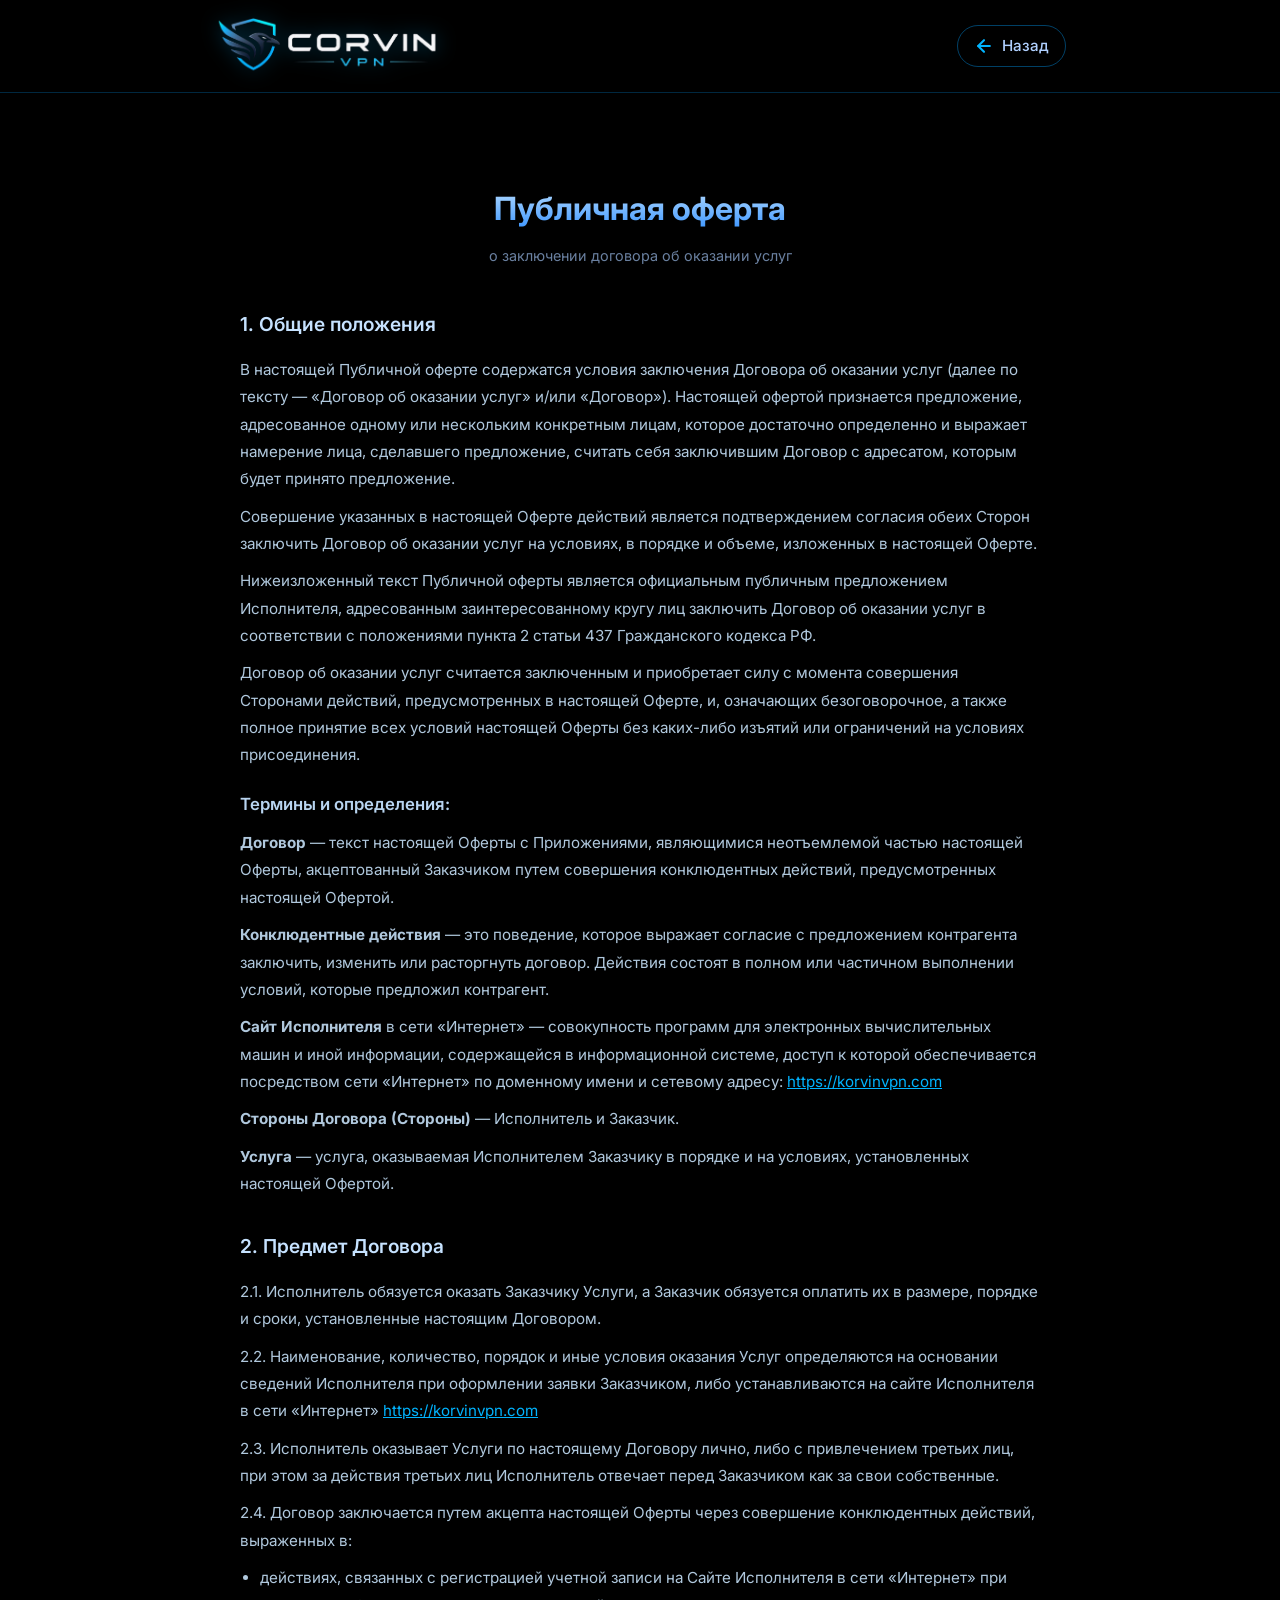
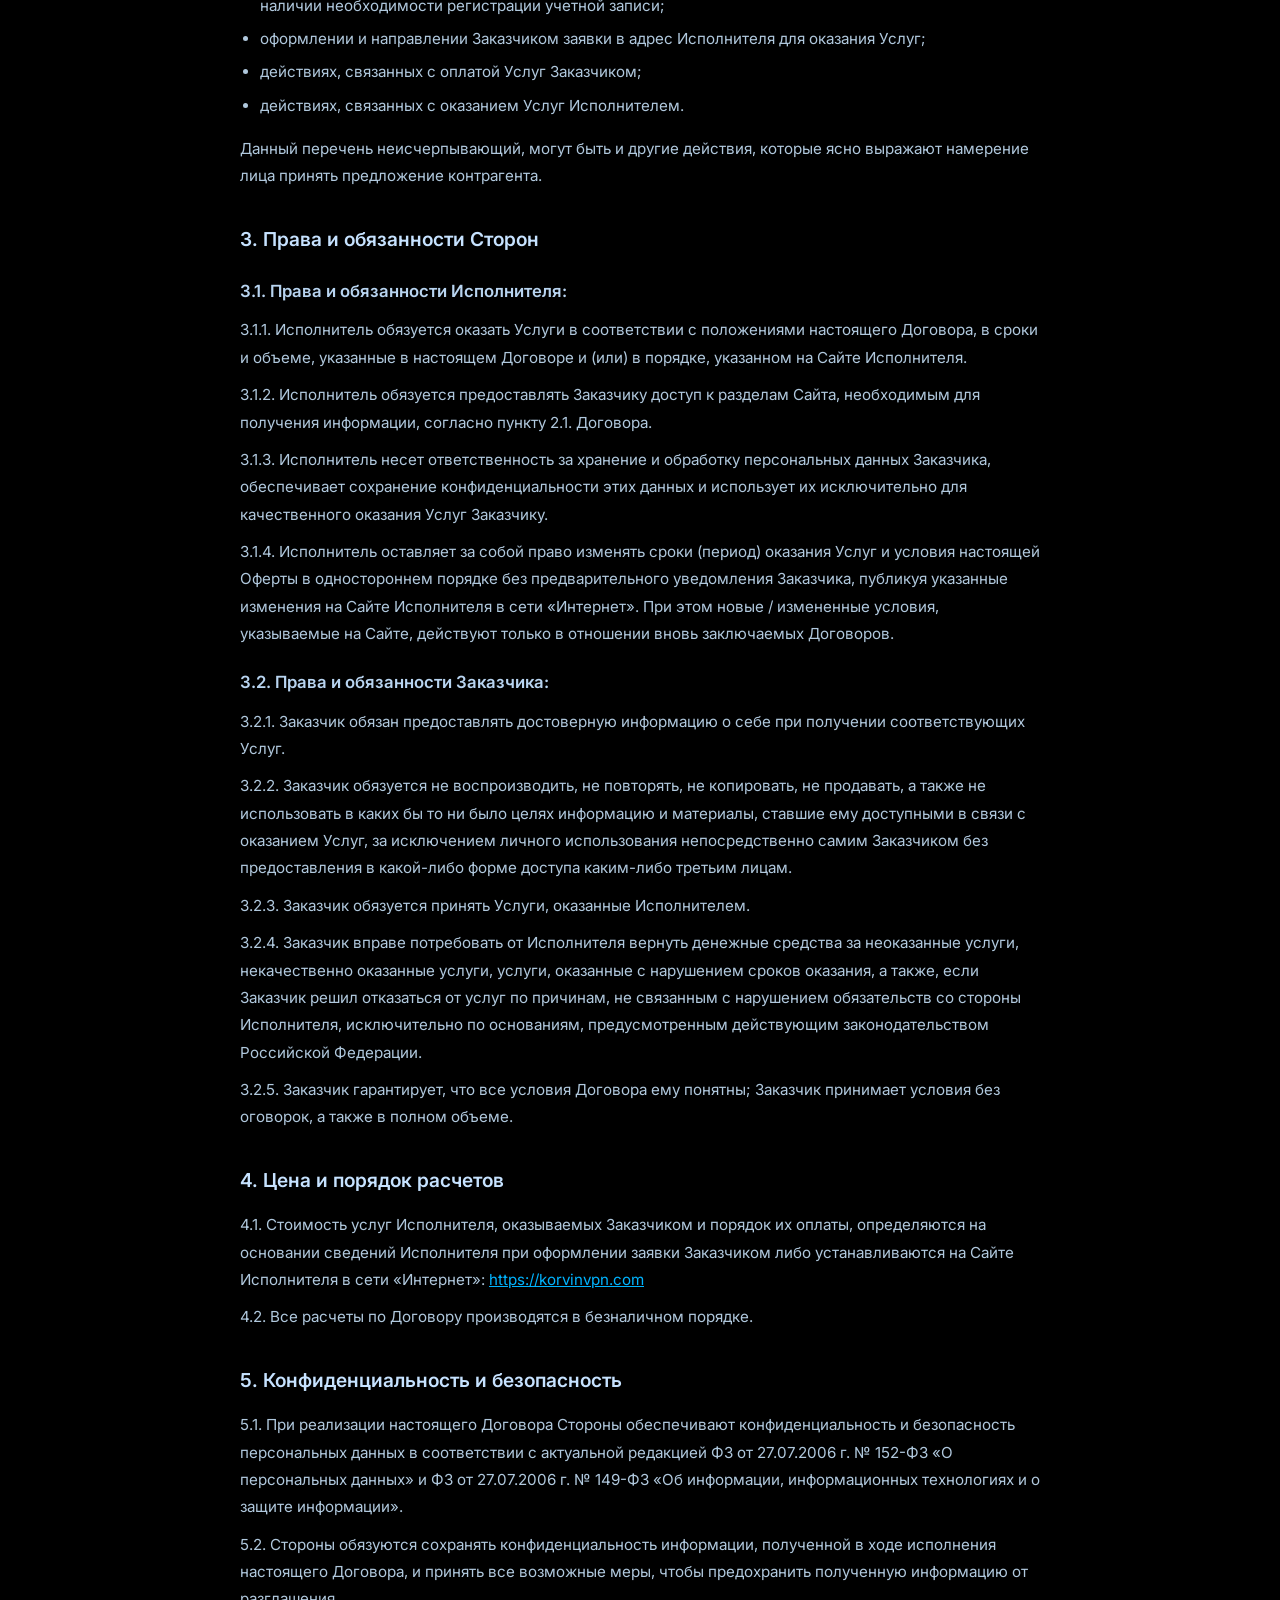
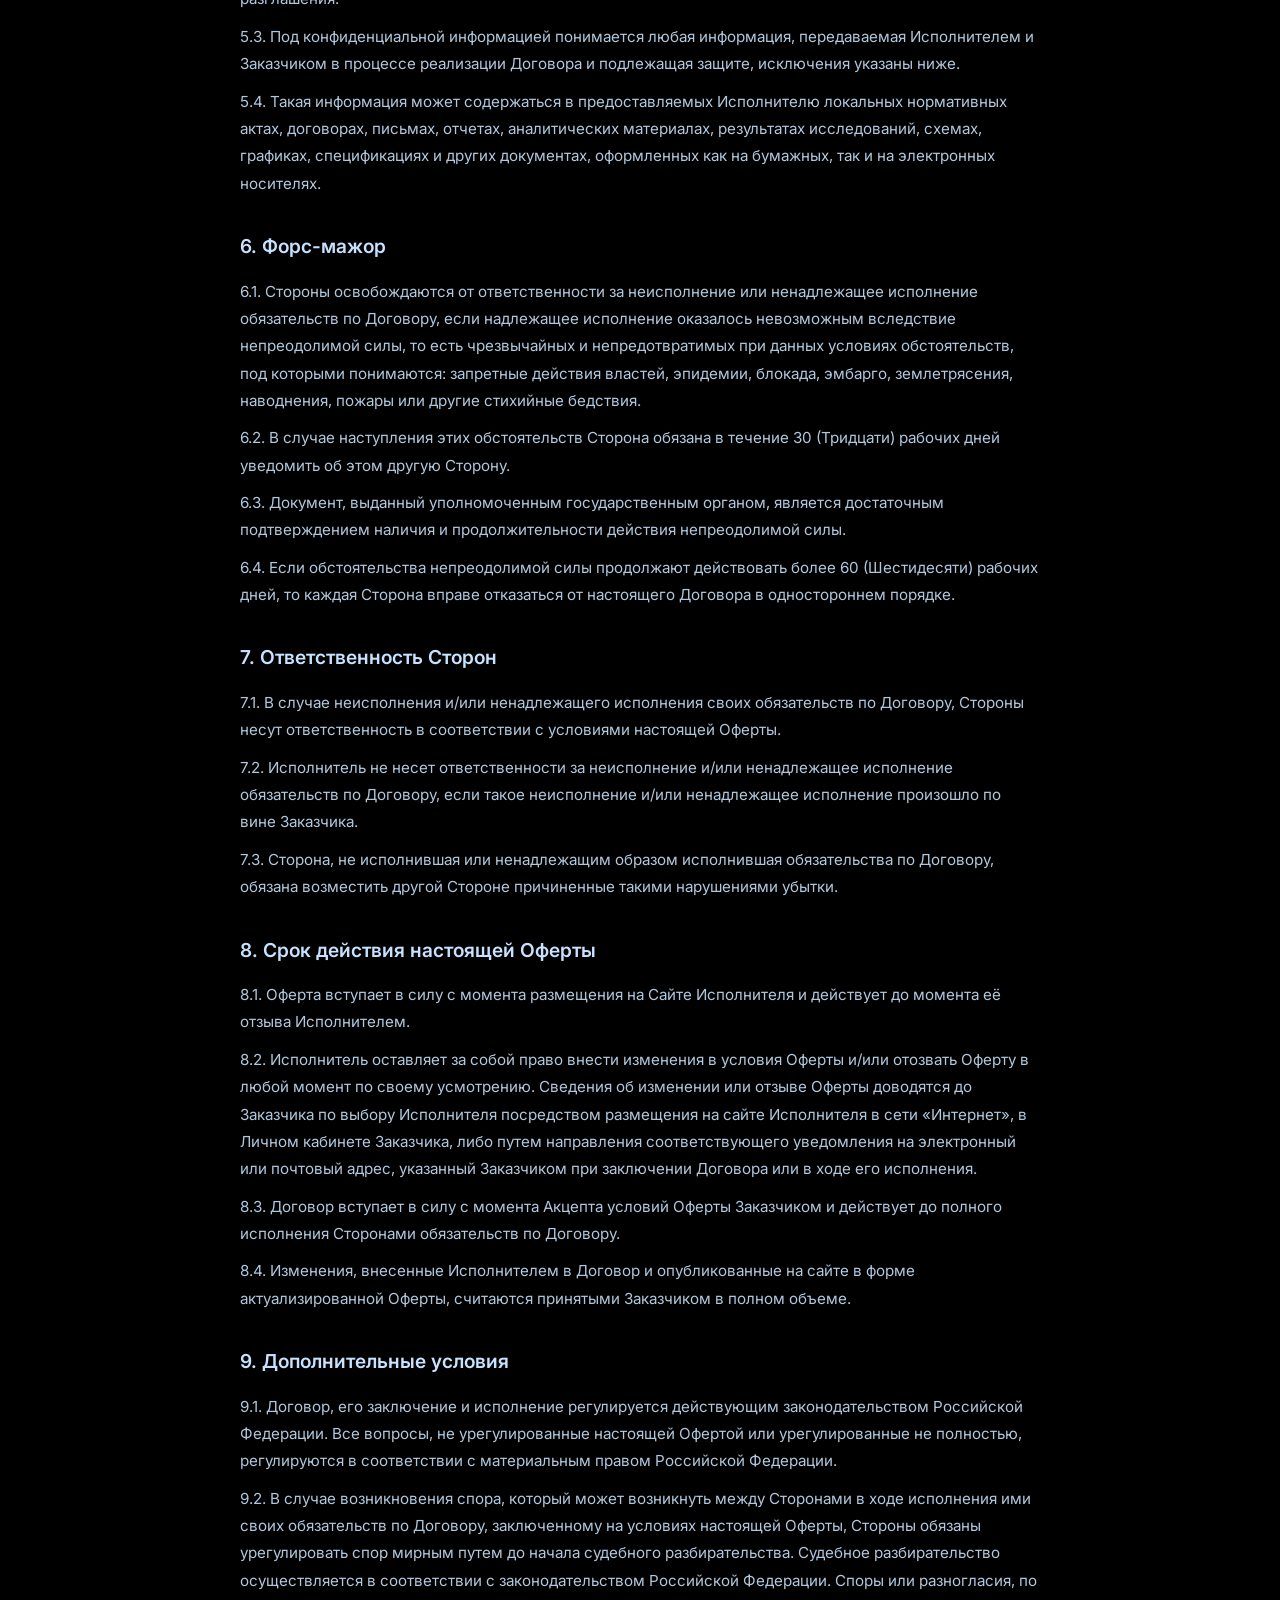
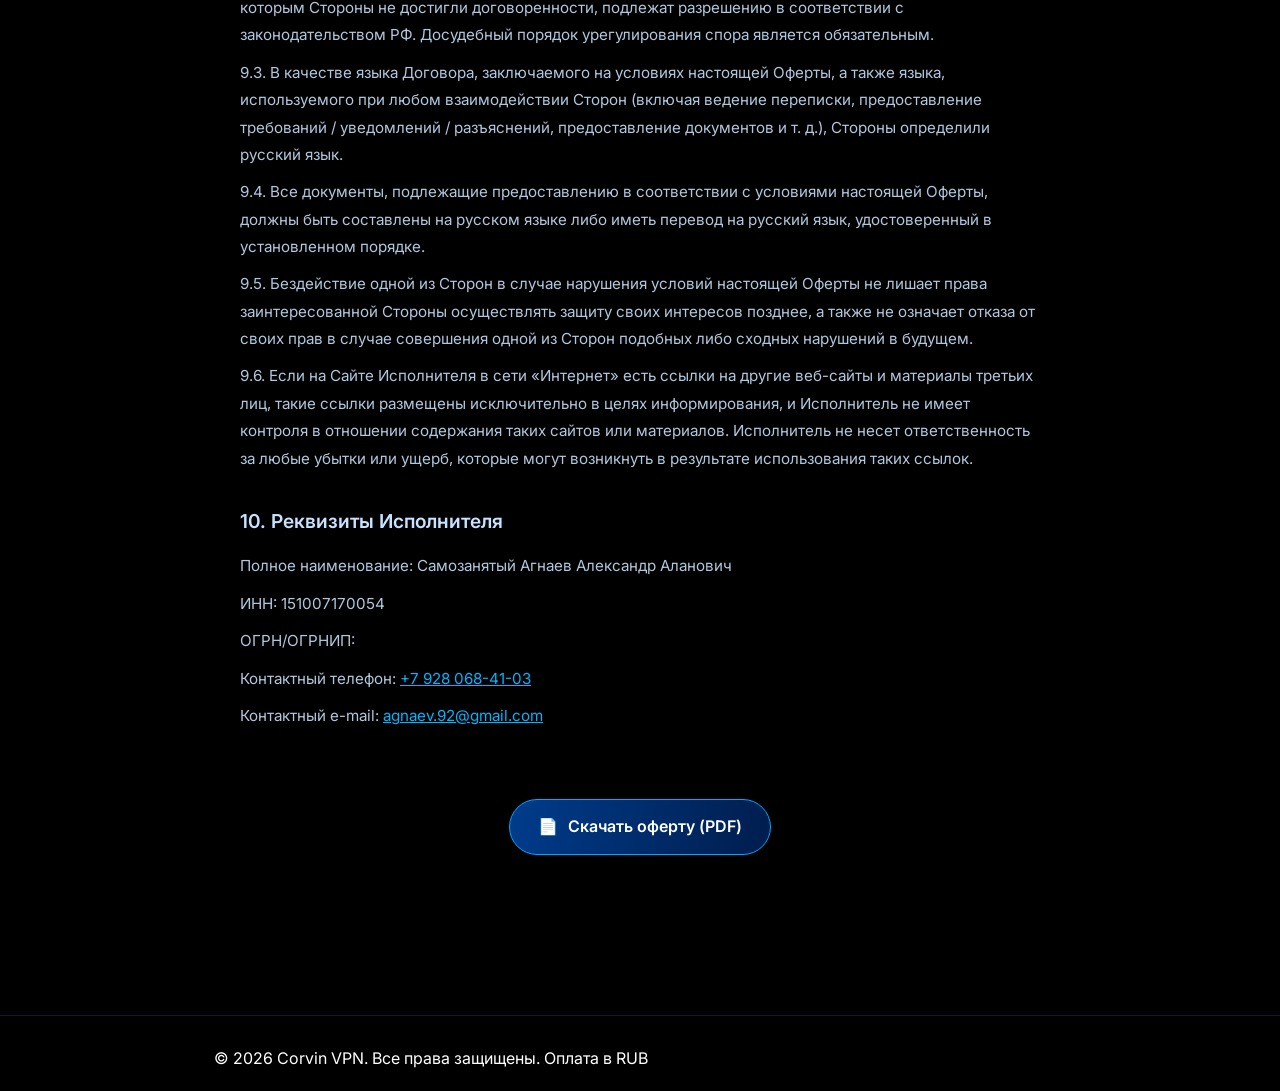
<file: oferta.html>
<!DOCTYPE html>
<html lang="ru">
<head>
    <meta charset="UTF-8">
    <meta name="viewport" content="width=device-width, initial-scale=1.0, viewport-fit=cover">
    <title>Публичная оферта — Corvin VPN</title>
    <link rel="icon" type="image/png" href="favicon.png">
    <link rel="stylesheet" href="tariff.css">
    <link rel="preconnect" href="https://fonts.googleapis.com">
    <link rel="preconnect" href="https://fonts.gstatic.com" crossorigin>
    <link href="https://fonts.googleapis.com/css2?family=Inter:opsz,wght@14..32,400;14..32,500;14..32,600;14..32,700&display=swap" rel="stylesheet">
    <style>
        .oferta-content {
            padding: 40px 0 60px;
        }
        
        .oferta-content h1 {
            font-size: 2rem;
            font-weight: 700;
            text-align: center;
            margin-bottom: 10px;
            background: linear-gradient(180deg, #c3e4ff, #2f8eff);
            -webkit-background-clip: text;
            background-clip: text;
            color: transparent;
        }
        
        .oferta-subtitle {
            text-align: center;
            color: #6a80a0;
            font-size: 0.9rem;
            margin-bottom: 40px;
        }
        
        .oferta-text {
            max-width: 800px;
            margin: 0 auto 40px;
            color: #b0c8dd;
            line-height: 1.8;
            font-size: 0.95rem;
        }
        
        .oferta-text h2 {
            font-size: 1.2rem;
            font-weight: 600;
            color: #c6e2ff;
            margin: 32px 0 14px;
        }
        
        .oferta-text h3 {
            font-size: 1.05rem;
            font-weight: 600;
            color: #b8d4f0;
            margin: 20px 0 10px;
        }
        
        .oferta-text p {
            margin-bottom: 10px;
        }
        
        .oferta-text ul {
            margin: 8px 0 16px 20px;
            list-style: disc;
        }
        
        .oferta-text li {
            margin-bottom: 6px;
        }
        
        .oferta-download {
            text-align: center;
            padding: 30px 0;
        }
        
        .btn-download {
            display: inline-flex;
            align-items: center;
            gap: 10px;
            background: linear-gradient(105deg, #003c8c, #001d4d);
            border: 1.5px solid #00a6ff;
            color: #fff;
            font-weight: 600;
            font-size: 1rem;
            padding: 14px 28px;
            border-radius: 50px;
            text-decoration: none;
            transition: all 0.3s;
        }
        
        .btn-download:hover {
            box-shadow: 0 0 20px rgba(0, 102, 255, 0.4);
            border-color: #3ea6ff;
            transform: translateY(-2px);
        }
        
        @media (max-width: 600px) {
            .oferta-content h1 {
                font-size: 1.5rem;
            }
            
            .oferta-text {
                font-size: 0.9rem;
                padding: 0 10px;
            }
            
            .oferta-text h2 {
                font-size: 1.1rem;
            }
            
            .btn-download {
                padding: 12px 22px;
                font-size: 0.9rem;
            }
        }
    </style>
</head>
<body>
    
    <!-- ХЕДЕР -->
    <header class="header">
        <div class="container header-inner">
            <a href="index.html" class="logo-block">
                <img src="logo-full.png" alt="Corvin VPN" class="logo-image">
            </a>
            <a href="javascript:history.back()" class="btn-back">
                <svg width="20" height="20" viewBox="0 0 24 24" fill="none" stroke="#00b4ff" stroke-width="2.5" stroke-linecap="round" stroke-linejoin="round">
                    <line x1="19" y1="12" x2="5" y2="12"></line>
                    <polyline points="12 19 5 12 12 5"></polyline>
                </svg>
                <span class="btn-back-text">Назад</span>
            </a>
        </div>
    </header>

    <!-- ОСНОВНОЙ КОНТЕНТ -->
    <main class="tariff-page">
        <div class="container oferta-content">
            
            <h1>Публичная оферта</h1>
            <p class="oferta-subtitle">о заключении договора об оказании услуг</p>
            
            <div class="oferta-text">
                
                <h2>1. Общие положения</h2>
                <p>В настоящей Публичной оферте содержатся условия заключения Договора об оказании услуг (далее по тексту — «Договор об оказании услуг» и/или «Договор»). Настоящей офертой признается предложение, адресованное одному или нескольким конкретным лицам, которое достаточно определенно и выражает намерение лица, сделавшего предложение, считать себя заключившим Договор с адресатом, которым будет принято предложение.</p>
                <p>Совершение указанных в настоящей Оферте действий является подтверждением согласия обеих Сторон заключить Договор об оказании услуг на условиях, в порядке и объеме, изложенных в настоящей Оферте.</p>
                <p>Нижеизложенный текст Публичной оферты является официальным публичным предложением Исполнителя, адресованным заинтересованному кругу лиц заключить Договор об оказании услуг в соответствии с положениями пункта 2 статьи 437 Гражданского кодекса РФ.</p>
                <p>Договор об оказании услуг считается заключенным и приобретает силу с момента совершения Сторонами действий, предусмотренных в настоящей Оферте, и, означающих безоговорочное, а также полное принятие всех условий настоящей Оферты без каких-либо изъятий или ограничений на условиях присоединения.</p>
                
                <h3>Термины и определения:</h3>
                <p><strong>Договор</strong> — текст настоящей Оферты с Приложениями, являющимися неотъемлемой частью настоящей Оферты, акцептованный Заказчиком путем совершения конклюдентных действий, предусмотренных настоящей Офертой.</p>
                <p><strong>Конклюдентные действия</strong> — это поведение, которое выражает согласие с предложением контрагента заключить, изменить или расторгнуть договор. Действия состоят в полном или частичном выполнении условий, которые предложил контрагент.</p>
                <p><strong>Сайт Исполнителя</strong> в сети «Интернет» — совокупность программ для электронных вычислительных машин и иной информации, содержащейся в информационной системе, доступ к которой обеспечивается посредством сети «Интернет» по доменному имени и сетевому адресу: <a href="https://korvinvpn.com" style="color:#00b4ff;">https://korvinvpn.com</a></p>
                <p><strong>Стороны Договора (Стороны)</strong> — Исполнитель и Заказчик.</p>
                <p><strong>Услуга</strong> — услуга, оказываемая Исполнителем Заказчику в порядке и на условиях, установленных настоящей Офертой.</p>
                
                <h2>2. Предмет Договора</h2>
                <p>2.1. Исполнитель обязуется оказать Заказчику Услуги, а Заказчик обязуется оплатить их в размере, порядке и сроки, установленные настоящим Договором.</p>
                <p>2.2. Наименование, количество, порядок и иные условия оказания Услуг определяются на основании сведений Исполнителя при оформлении заявки Заказчиком, либо устанавливаются на сайте Исполнителя в сети «Интернет» <a href="https://korvinvpn.com" style="color:#00b4ff;">https://korvinvpn.com</a></p>
                <p>2.3. Исполнитель оказывает Услуги по настоящему Договору лично, либо с привлечением третьих лиц, при этом за действия третьих лиц Исполнитель отвечает перед Заказчиком как за свои собственные.</p>
                <p>2.4. Договор заключается путем акцепта настоящей Оферты через совершение конклюдентных действий, выраженных в:</p>
                <ul>
                    <li>действиях, связанных с регистрацией учетной записи на Сайте Исполнителя в сети «Интернет» при наличии необходимости регистрации учетной записи;</li>
                    <li>оформлении и направлении Заказчиком заявки в адрес Исполнителя для оказания Услуг;</li>
                    <li>действиях, связанных с оплатой Услуг Заказчиком;</li>
                    <li>действиях, связанных с оказанием Услуг Исполнителем.</li>
                </ul>
                <p>Данный перечень неисчерпывающий, могут быть и другие действия, которые ясно выражают намерение лица принять предложение контрагента.</p>
                
                <h2>3. Права и обязанности Сторон</h2>
                
                <h3>3.1. Права и обязанности Исполнителя:</h3>
                <p>3.1.1. Исполнитель обязуется оказать Услуги в соответствии с положениями настоящего Договора, в сроки и объеме, указанные в настоящем Договоре и (или) в порядке, указанном на Сайте Исполнителя.</p>
                <p>3.1.2. Исполнитель обязуется предоставлять Заказчику доступ к разделам Сайта, необходимым для получения информации, согласно пункту 2.1. Договора.</p>
                <p>3.1.3. Исполнитель несет ответственность за хранение и обработку персональных данных Заказчика, обеспечивает сохранение конфиденциальности этих данных и использует их исключительно для качественного оказания Услуг Заказчику.</p>
                <p>3.1.4. Исполнитель оставляет за собой право изменять сроки (период) оказания Услуг и условия настоящей Оферты в одностороннем порядке без предварительного уведомления Заказчика, публикуя указанные изменения на Сайте Исполнителя в сети «Интернет». При этом новые / измененные условия, указываемые на Сайте, действуют только в отношении вновь заключаемых Договоров.</p>
                
                <h3>3.2. Права и обязанности Заказчика:</h3>
                <p>3.2.1. Заказчик обязан предоставлять достоверную информацию о себе при получении соответствующих Услуг.</p>
                <p>3.2.2. Заказчик обязуется не воспроизводить, не повторять, не копировать, не продавать, а также не использовать в каких бы то ни было целях информацию и материалы, ставшие ему доступными в связи с оказанием Услуг, за исключением личного использования непосредственно самим Заказчиком без предоставления в какой-либо форме доступа каким-либо третьим лицам.</p>
                <p>3.2.3. Заказчик обязуется принять Услуги, оказанные Исполнителем.</p>
                <p>3.2.4. Заказчик вправе потребовать от Исполнителя вернуть денежные средства за неоказанные услуги, некачественно оказанные услуги, услуги, оказанные с нарушением сроков оказания, а также, если Заказчик решил отказаться от услуг по причинам, не связанным с нарушением обязательств со стороны Исполнителя, исключительно по основаниям, предусмотренным действующим законодательством Российской Федерации.</p>
                <p>3.2.5. Заказчик гарантирует, что все условия Договора ему понятны; Заказчик принимает условия без оговорок, а также в полном объеме.</p>
                
                <h2>4. Цена и порядок расчетов</h2>
                <p>4.1. Стоимость услуг Исполнителя, оказываемых Заказчиком и порядок их оплаты, определяются на основании сведений Исполнителя при оформлении заявки Заказчиком либо устанавливаются на Сайте Исполнителя в сети «Интернет»: <a href="https://korvinvpn.com" style="color:#00b4ff;">https://korvinvpn.com</a></p>
                <p>4.2. Все расчеты по Договору производятся в безналичном порядке.</p>
                
                <h2>5. Конфиденциальность и безопасность</h2>
                <p>5.1. При реализации настоящего Договора Стороны обеспечивают конфиденциальность и безопасность персональных данных в соответствии с актуальной редакцией ФЗ от 27.07.2006 г. № 152-ФЗ «О персональных данных» и ФЗ от 27.07.2006 г. № 149-ФЗ «Об информации, информационных технологиях и о защите информации».</p>
                <p>5.2. Стороны обязуются сохранять конфиденциальность информации, полученной в ходе исполнения настоящего Договора, и принять все возможные меры, чтобы предохранить полученную информацию от разглашения.</p>
                <p>5.3. Под конфиденциальной информацией понимается любая информация, передаваемая Исполнителем и Заказчиком в процессе реализации Договора и подлежащая защите, исключения указаны ниже.</p>
                <p>5.4. Такая информация может содержаться в предоставляемых Исполнителю локальных нормативных актах, договорах, письмах, отчетах, аналитических материалах, результатах исследований, схемах, графиках, спецификациях и других документах, оформленных как на бумажных, так и на электронных носителях.</p>
                
                <h2>6. Форс-мажор</h2>
                <p>6.1. Стороны освобождаются от ответственности за неисполнение или ненадлежащее исполнение обязательств по Договору, если надлежащее исполнение оказалось невозможным вследствие непреодолимой силы, то есть чрезвычайных и непредотвратимых при данных условиях обстоятельств, под которыми понимаются: запретные действия властей, эпидемии, блокада, эмбарго, землетрясения, наводнения, пожары или другие стихийные бедствия.</p>
                <p>6.2. В случае наступления этих обстоятельств Сторона обязана в течение 30 (Тридцати) рабочих дней уведомить об этом другую Сторону.</p>
                <p>6.3. Документ, выданный уполномоченным государственным органом, является достаточным подтверждением наличия и продолжительности действия непреодолимой силы.</p>
                <p>6.4. Если обстоятельства непреодолимой силы продолжают действовать более 60 (Шестидесяти) рабочих дней, то каждая Сторона вправе отказаться от настоящего Договора в одностороннем порядке.</p>
                
                <h2>7. Ответственность Сторон</h2>
                <p>7.1. В случае неисполнения и/или ненадлежащего исполнения своих обязательств по Договору, Стороны несут ответственность в соответствии с условиями настоящей Оферты.</p>
                <p>7.2. Исполнитель не несет ответственности за неисполнение и/или ненадлежащее исполнение обязательств по Договору, если такое неисполнение и/или ненадлежащее исполнение произошло по вине Заказчика.</p>
                <p>7.3. Сторона, не исполнившая или ненадлежащим образом исполнившая обязательства по Договору, обязана возместить другой Стороне причиненные такими нарушениями убытки.</p>
                
                <h2>8. Срок действия настоящей Оферты</h2>
                <p>8.1. Оферта вступает в силу с момента размещения на Сайте Исполнителя и действует до момента её отзыва Исполнителем.</p>
                <p>8.2. Исполнитель оставляет за собой право внести изменения в условия Оферты и/или отозвать Оферту в любой момент по своему усмотрению. Сведения об изменении или отзыве Оферты доводятся до Заказчика по выбору Исполнителя посредством размещения на сайте Исполнителя в сети «Интернет», в Личном кабинете Заказчика, либо путем направления соответствующего уведомления на электронный или почтовый адрес, указанный Заказчиком при заключении Договора или в ходе его исполнения.</p>
                <p>8.3. Договор вступает в силу с момента Акцепта условий Оферты Заказчиком и действует до полного исполнения Сторонами обязательств по Договору.</p>
                <p>8.4. Изменения, внесенные Исполнителем в Договор и опубликованные на сайте в форме актуализированной Оферты, считаются принятыми Заказчиком в полном объеме.</p>
                
                <h2>9. Дополнительные условия</h2>
                <p>9.1. Договор, его заключение и исполнение регулируется действующим законодательством Российской Федерации. Все вопросы, не урегулированные настоящей Офертой или урегулированные не полностью, регулируются в соответствии с материальным правом Российской Федерации.</p>
                <p>9.2. В случае возникновения спора, который может возникнуть между Сторонами в ходе исполнения ими своих обязательств по Договору, заключенному на условиях настоящей Оферты, Стороны обязаны урегулировать спор мирным путем до начала судебного разбирательства. Судебное разбирательство осуществляется в соответствии с законодательством Российской Федерации. Споры или разногласия, по которым Стороны не достигли договоренности, подлежат разрешению в соответствии с законодательством РФ. Досудебный порядок урегулирования спора является обязательным.</p>
                <p>9.3. В качестве языка Договора, заключаемого на условиях настоящей Оферты, а также языка, используемого при любом взаимодействии Сторон (включая ведение переписки, предоставление требований / уведомлений / разъяснений, предоставление документов и т. д.), Стороны определили русский язык.</p>
                <p>9.4. Все документы, подлежащие предоставлению в соответствии с условиями настоящей Оферты, должны быть составлены на русском языке либо иметь перевод на русский язык, удостоверенный в установленном порядке.</p>
                <p>9.5. Бездействие одной из Сторон в случае нарушения условий настоящей Оферты не лишает права заинтересованной Стороны осуществлять защиту своих интересов позднее, а также не означает отказа от своих прав в случае совершения одной из Сторон подобных либо сходных нарушений в будущем.</p>
                <p>9.6. Если на Сайте Исполнителя в сети «Интернет» есть ссылки на другие веб-сайты и материалы третьих лиц, такие ссылки размещены исключительно в целях информирования, и Исполнитель не имеет контроля в отношении содержания таких сайтов или материалов. Исполнитель не несет ответственность за любые убытки или ущерб, которые могут возникнуть в результате использования таких ссылок.</p>
                
                <h2>10. Реквизиты Исполнителя</h2>
                <p>Полное наименование: Самозанятый Агнаев Александр Аланович</p>
                <p>ИНН: 151007170054</p>
                <p>ОГРН/ОГРНИП: </p>
                <p>Контактный телефон: <a href="tel:+79280684103" style="color:#00b4ff;">+7 928 068-41-03</a></p>
                <p>Контактный e-mail: <a href="mailto:agnaev.92@gmail.com" style="color:#00b4ff;">agnaev.92@gmail.com</a></p>
                
            </div>
            
            <!-- Кнопка скачивания -->
            <div class="oferta-download">
                <a href="oferta_151007170054.pdf" class="btn-download" download>
                    <span>📄</span> Скачать оферту (PDF)
                </a>
            </div>
            
        </div>
    </main>

    <!-- ФУТЕР -->
    <footer class="footer">
        <div class="container">
            <p>© 2026 Corvin VPN. Все права защищены. Оплата в RUB</p>
        </div>
    </footer>

</body>
</html>
</file>
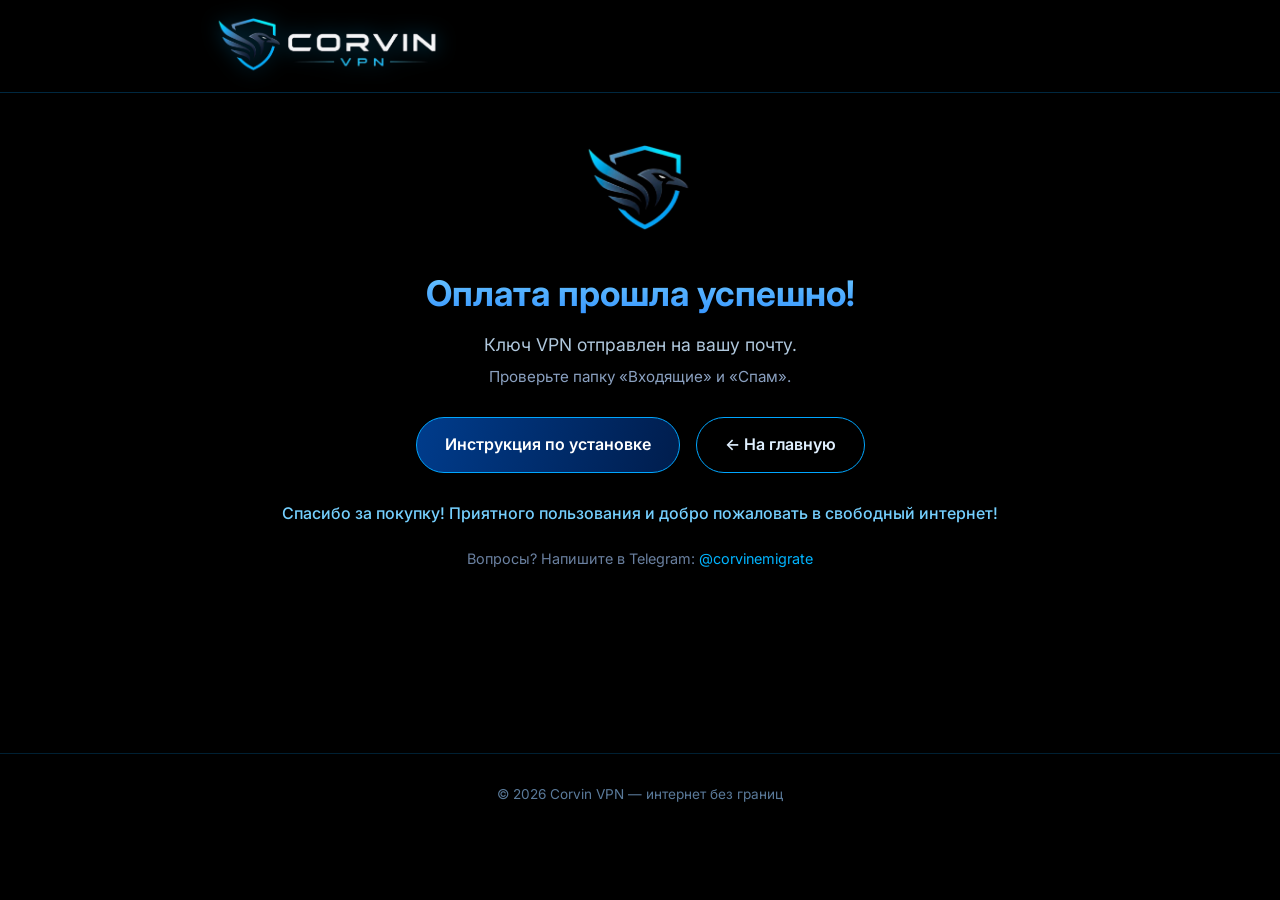
<file: success.html>
<!DOCTYPE html>
<html lang="ru">
<head>
    <meta charset="UTF-8">
    <meta name="viewport" content="width=device-width, initial-scale=1.0">
    <title>Оплата прошла — Corvin VPN</title>
    <link rel="stylesheet" href="tariff.css">
    <link rel="preconnect" href="https://fonts.googleapis.com">
    <link rel="preconnect" href="https://fonts.gstatic.com" crossorigin>
    <link href="https://fonts.googleapis.com/css2?family=Inter:opsz,wght@14..32,400;14..32,500;14..32,600;14..32,700;14..32,800&display=swap" rel="stylesheet">
    <style>
     .success-page {
    text-align: center;
    padding: 0px 20px 60px;
    min-height: 60vh;
    display: flex;
    flex-direction: column;
    align-items: center;
    justify-content: flex-start;
}

.success-logo {
    margin-bottom: 24px;
}

.success-logo-img {
    height: 90px;
    width: auto;
}

.success-title {
    font-size: 2.2rem;
    font-weight: 700;
    margin-bottom: 10px;
    background: linear-gradient(180deg, #75d0ff, #2f8eff);
    -webkit-background-clip: text;
    background-clip: text;
    color: transparent;
}

.success-text {
    color: #b0c8dd;
    font-size: 1.1rem;
    margin-bottom: 6px;
}

.success-email {
    color: #8aa0c0;
    font-size: 0.95rem;
    margin-bottom: 28px;
}

.success-buttons {
    display: flex;
    gap: 16px;
    flex-wrap: wrap;
    justify-content: center;
}

.btn-primary, .btn-outline {
    display: inline-block;
    padding: 14px 28px;
    border-radius: 50px;
    font-weight: 600;
    font-size: 1rem;
    text-decoration: none;
    transition: all 0.3s;
}

.btn-primary {
    background: linear-gradient(105deg, #003c8c, #001d4d);
    border: 1.5px solid #00a6ff;
    color: #fff;
}

.btn-primary:hover {
    box-shadow: 0 0 20px rgba(0, 102, 255, 0.4);
    border-color: #3ea6ff;
}

.btn-outline {
    background: transparent;
    border: 1.5px solid #00a6ff;
    color: #e0f0ff;
}

.btn-outline:hover {
    background: rgba(0, 100, 255, 0.15);
}

.success-thanks {
    margin-top: 28px;
    color: #75d0ff;
    font-size: 1rem;
    font-weight: 500;
    line-height: 1.6;
}

.success-support {
    margin-top: 20px;
    color: #6a80a0;
    font-size: 0.9rem;
}

.success-support a {
    color: #00b4ff;
    text-decoration: none;
}

.success-support a:hover {
    text-decoration: underline;
}

@media (max-width: 500px) {
    .success-page {
        padding: 24px 16px 20px;
    }
    
    .success-logo-img {
        height: 80px;
    }
    
    .success-title {
        font-size: 1.6rem;
    }
    
    .success-buttons {
        flex-direction: column;
        width: 100%;
        max-width: 280px;
    }
    
    .btn-primary, .btn-outline {
        text-align: center;
    }
    
    .success-thanks {
        font-size: 0.9rem;
    }
}
    </style>
</head>
<body>
    
    <header class="header">
        <div class="container header-inner">
            <a href="index.html" class="logo-block">
                <img src="logo-full.png" alt="Corvin VPN" class="logo-image">
            </a>
        </div>
    </header>
    
    <main class="tariff-page">
    <div class="container">
        <div class="success-page">
            
            <!-- Логотип вместо иконки -->
            <div class="success-logo">
                <img src="logo.png" alt="Corvin VPN" class="success-logo-img">
            </div>
            
            <h1 class="success-title">Оплата прошла успешно!</h1>
            
            <p class="success-text">Ключ VPN отправлен на вашу почту.</p>
            <p class="success-email">Проверьте папку «Входящие» и «Спам».</p>
            
            <div class="success-buttons">
                <a href="setup.html" class="btn-primary"> Инструкция по установке</a>
                <a href="index.html" class="btn-outline">← На главную</a>
            </div>
            
            <p class="success-thanks">Спасибо за покупку! Приятного пользования и добро пожаловать в свободный интернет!</p>
            
            <p class="success-support">
                Вопросы? Напишите в Telegram: <a href="https://t.me/corvinemigrate">@corvinemigrate</a>
            </p>
            
        </div>
    </div>
</main>
    
    <footer class="footer">
        <div class="container">
            <p style="text-align:center; color:#5a7a9a; font-size:0.85rem;">© 2026 Corvin VPN — интернет без границ</p>
        </div>
    </footer>
    
</body>
</html>
</file>
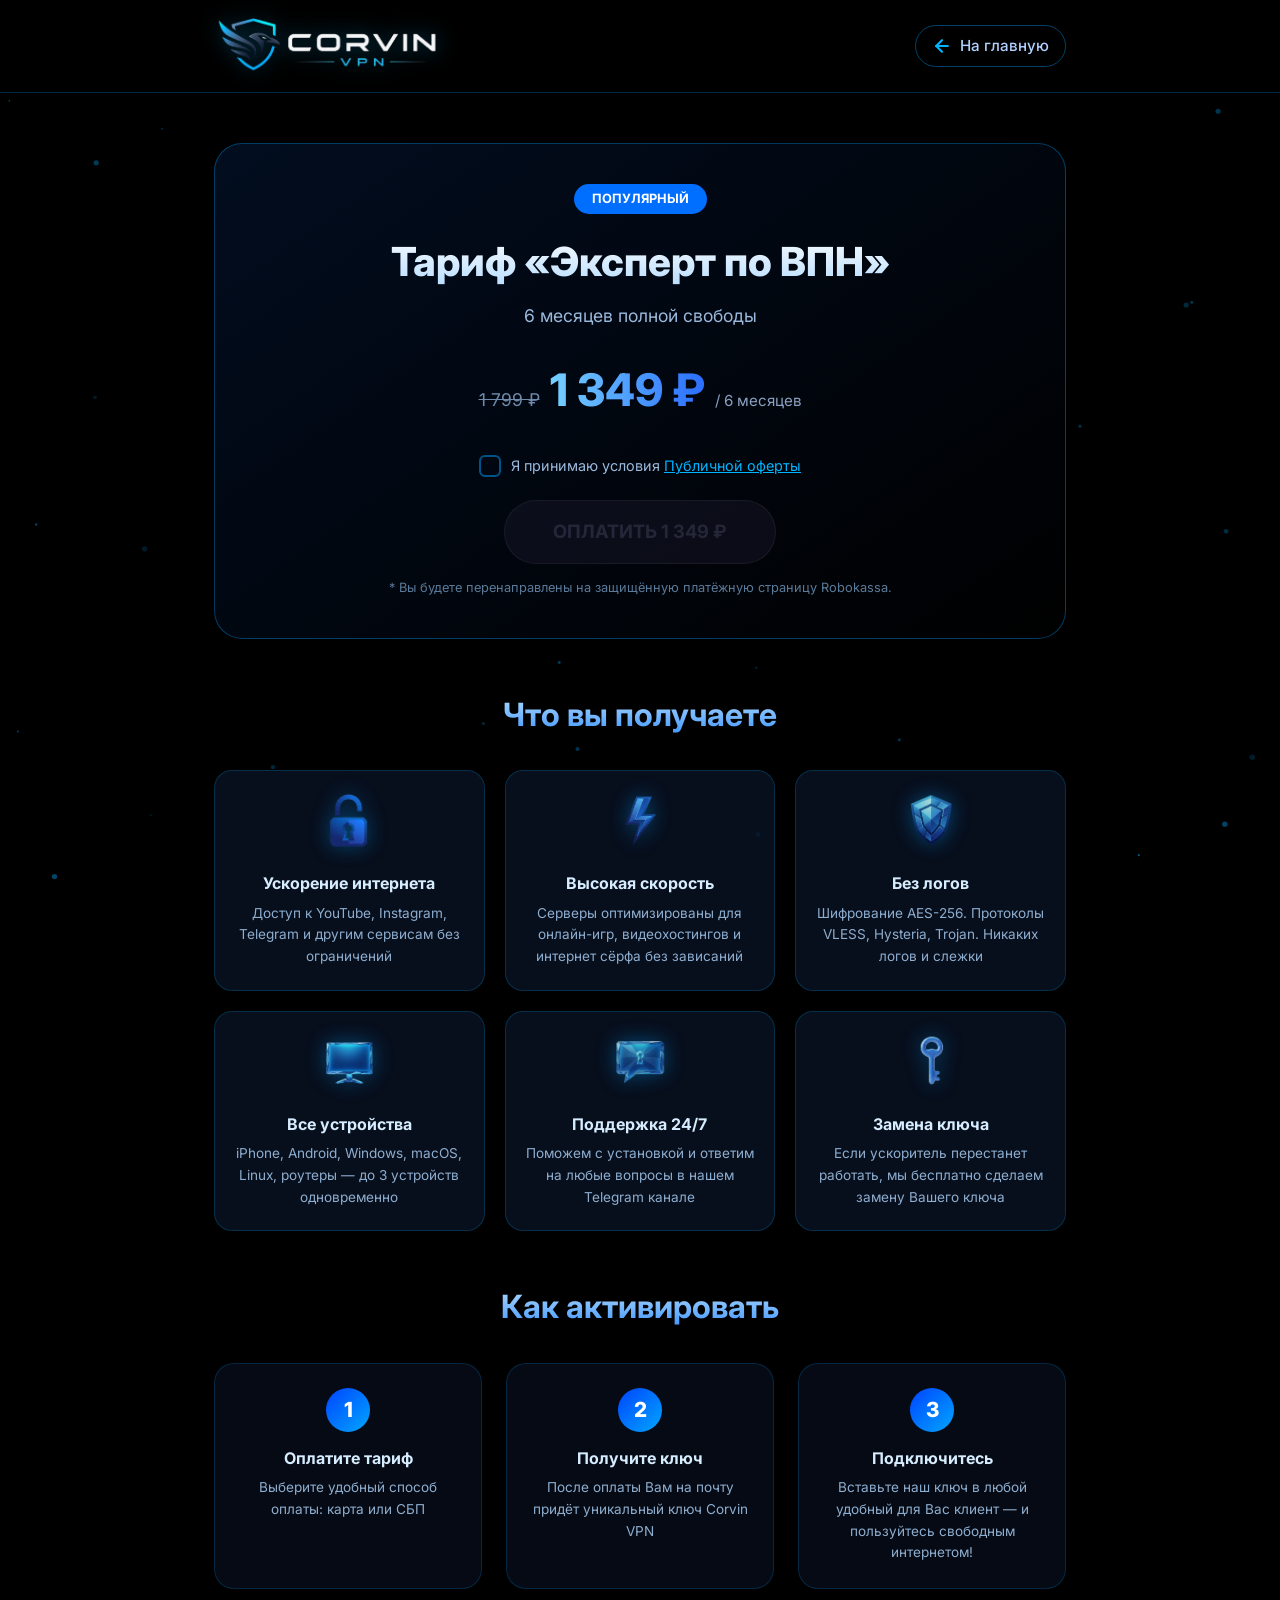
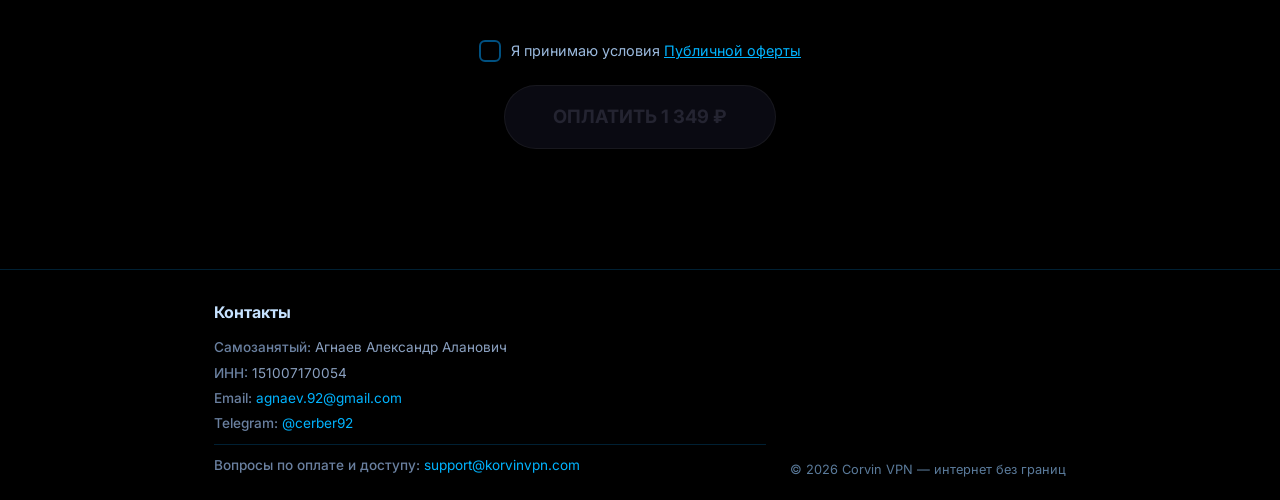
<file: tariff.html>
<!DOCTYPE html>
<html lang="ru">
<head>
    <meta charset="UTF-8">
    <meta name="viewport" content="width=device-width, initial-scale=1.0, viewport-fit=cover">
    <title>Corvin VPN — Оформление тарифа</title>
    <link rel="icon" type="image/png" href="favicon.png">
    <link rel="stylesheet" href="tariff.css">
    <link rel="preconnect" href="https://fonts.googleapis.com">
    <link rel="preconnect" href="https://fonts.gstatic.com" crossorigin>
    <link href="https://fonts.googleapis.com/css2?family=Inter:opsz,wght@14..32,400;14..32,500;14..32,600;14..32,700;14..32,800&display=swap" rel="stylesheet">
</head>
<body>
    
    <!-- ХЕДЕР (упрощённый) -->
    <header class="header">
    <div class="container header-inner">
        <a href="index.html" class="logo-block">
            <img src="logo-full.png" alt="Corvin VPN" class="logo-image">
        </a>
        <a href="index.html" class="btn-back" title="На главную">
            <svg width="20" height="20" viewBox="0 0 24 24" fill="none" stroke="#00b4ff" stroke-width="2.5" stroke-linecap="round" stroke-linejoin="round">
                <line x1="19" y1="12" x2="5" y2="12"></line>
                <polyline points="12 19 5 12 12 5"></polyline>
            </svg>
            <span class="btn-back-text">На главную</span>
        </a>
    </div>
</header>

    <!-- ОСНОВНОЙ БЛОК -->
    <main class="tariff-page">
        <div class="container">
            
            <!-- Информация о тарифе -->
            <div class="tariff-hero" id="tariffHero">
                <span class="tariff-badge" id="tariffBadge"></span>
                <h1 class="tariff-title" id="tariffTitle"></h1>
                <p class="tariff-subtitle" id="tariffSubtitle"></p>
                <div class="tariff-price-block">
                    <span class="tariff-old-price" id="tariffOldPrice"></span>
                    <span class="tariff-price" id="tariffPrice"></span>
                    <span class="tariff-period" id="tariffPeriod"></span>
                </div>
                <!-- Чекбокс с офертой -->
<div class="oferta-checkbox">
    <label class="oferta-label">
        <input type="checkbox" id="ofertaAgree" class="oferta-input">
        <span class="oferta-custom-checkbox"></span>
        <span class="oferta-text">
            Я принимаю условия 
            <a href="oferta.html" target="_blank" class="oferta-link">Публичной оферты</a>
        </span>
    </label>
</div>
                <a href="#" class="btn-primary btn-large" id="payButton">ПЕРЕЙТИ К ОПЛАТЕ</a>
                <p class="pay-note">* Вы будете перенаправлены на защищённую платёжную страницу Robokassa.</p>
            </div>

            <!-- Описание -->
            <div class="tariff-description">
                <h2>Что вы получаете</h2>
                <div class="benefits-grid">
    <div class="benefit-item">
        <img src="icons/benefits/unlock.png" alt="Обход блокировок" class="benefit-icon-img">
        <h4>Ускорение интернета</h4>
        <p>Доступ к YouTube, Instagram, Telegram и другим сервисам без ограничений</p>
    </div>
    <div class="benefit-item">
        <img src="icons/benefits/speed.png" alt="Высокая скорость" class="benefit-icon-img">
        <h4>Высокая скорость</h4>
        <p>Серверы оптимизированы для онлайн-игр, видеохостингов и интернет сёрфа без зависаний</p>
    </div>
    <div class="benefit-item">
        <img src="icons/benefits/shield.png" alt="Без логов" class="benefit-icon-img">
        <h4>Без логов</h4>
        <p>Шифрование AES-256. Протоколы VLESS, Hysteria, Trojan. Никаких логов и слежки</p>
    </div>
    <div class="benefit-item">
        <img src="icons/benefits/devices.png" alt="Все устройства" class="benefit-icon-img">
        <h4>Все устройства</h4>
        <p>iPhone, Android, Windows, macOS, Linux, роутеры — до 3 устройств одновременно</p>
    </div>
    <div class="benefit-item">
        <img src="icons/benefits/support.png" alt="Поддержка" class="benefit-icon-img">
        <h4>Поддержка 24/7</h4>
        <p>Поможем с установкой и ответим на любые вопросы в нашем Telegram канале</p>
    </div>
    <div class="benefit-item">
        <img src="icons/benefits/refund.png" alt="Возврат" class="benefit-icon-img">
        <h4>Замена ключа</h4>
        <p>Если ускоритель перестанет работать, мы бесплатно сделаем замену Вашего ключа</p>
    </div>
</div>

            <!-- Как это работает -->
            <div class="how-it-works">
                <h2>Как активировать</h2>
                <div class="steps">
                    <div class="step">
                        <div class="step-number">1</div>
                        <h4>Оплатите тариф</h4>
                        <p>Выберите удобный способ оплаты: карта или СБП</p>
                    </div>
                    <div class="step">
                        <div class="step-number">2</div>
                        <h4>Получите ключ</h4>
                        <p>После оплаты Вам на почту придёт уникальный ключ Corvin VPN</p>
                    </div>
                    <div class="step">
                        <div class="step-number">3</div>
                        <h4>Подключитесь</h4>
                        <p>Вставьте наш ключ в любой удобный для Вас клиент — и пользуйтесь свободным интернетом!</p>
                    </div>
                </div>
            </div>


            <!-- Чекбокс с офертой (дубль внизу) -->
<div class="oferta-checkbox">
    <label class="oferta-label">
        <input type="checkbox" id="ofertaAgreeBottom" class="oferta-input">
        <span class="oferta-custom-checkbox"></span>
        <span class="oferta-text">
            Я принимаю условия 
            <a href="oferta.html" target="_blank" class="oferta-link">Публичной оферты</a>
        </span>
    </label>
</div>
            <!-- Кнопка оплаты (дубль внизу) -->
            <div class="tariff-footer-cta">
                <a href="#" class="btn-primary btn-large" id="payButtonBottom">ПЕРЕЙТИ К ОПЛАТЕ</a>
            </div>

        </div>
    </main>

       <!-- ФУТЕР -->
    <footer class="footer">
    <div class="container footer-inner">
        
        <!-- Контакты -->
        <div class="footer-contacts">
            <h4 class="footer-title">Контакты</h4>
            <p class="footer-contact-item">
                <span class="footer-label">Самозанятый:</span> Агнаев Александр Аланович
            </p>
            <p class="footer-contact-item">
                <span class="footer-label">ИНН:</span> 151007170054
            </p>
            <p class="footer-contact-item">
                <span class="footer-label">Email:</span> 
                <a href="mailto:agnaev.92@gmail.com">agnaev.92@gmail.com</a>
            </p>
            <p class="footer-contact-item">
                <span class="footer-label">Telegram:</span> 
                <a href="https://t.me/cerber92" target="_blank">@cerber92</a>
            </p>
            <p class="footer-contact-item footer-support">
                <span class="footer-label">Вопросы по оплате и доступу:</span> 
                <a href="mailto:support@korvinvpn.com">support@korvinvpn.com</a>
            </p>
        </div>
        
        <!-- Копирайт -->
        <div class="footer-copy">
            <p>© 2026 Corvin VPN — интернет без границ</p>
        </div>
        
    </div>
</footer>

    <canvas id="particles-canvas"></canvas>
    <script src="tariff.js"></script>
</body>
</html>
</file>
<file: tariff.css>
* {
    margin: 0;
    padding: 0;
    box-sizing: border-box;
}

body {
    background: #000;
    font-family: 'Inter', sans-serif;
    color: #fff;
    line-height: 1.6;
}

.container {
    max-width: 900px;
    margin: 0 auto;
    padding: 0 1.5rem;
}

/* ===== ПЛАВНОЕ ПОЯВЛЕНИЕ ПРИ СКРОЛЛЕ ===== */
.fade-in {
    opacity: 0;
    transform: translateY(30px);
    transition: opacity 0.7s ease, transform 0.7s ease;
}

.fade-in.visible {
    opacity: 1;
    transform: translateY(0);
}

/* Хедер */
.header {
    padding: 1rem 0;
    border-bottom: 1px solid rgba(0,160,255,0.25);
    background: rgba(0,0,0,0.85);
    backdrop-filter: blur(10px);
    position: sticky;
    top: 0;
    z-index: 100;
}

.header-inner {
    display: flex;
    align-items: center;
    justify-content: space-between;
}

.logo-block {
    display: flex;
    align-items: center;
    text-decoration: none;
}

.logo-image {
    height: 60px;
    width: auto;
    display: block;
    filter: drop-shadow(0 0 10px rgba(0, 180, 255, 0.4));
}

.logo-icon {
    width: 40px;
    height: 40px;
    border-radius: 50%;
    background: #000;
    display: flex;
    align-items: center;
    justify-content: center;
    box-shadow: 0 0 14px rgba(0,180,255,0.5);
}

.logo-icon svg {
    width: 32px;
    height: 32px;
}

.brand-name {
    font-size: 1.3rem;
    font-weight: 800;
    background: linear-gradient(to right, #a0e9ff, #3f8cff);
    -webkit-background-clip: text;
    background-clip: text;
    color: transparent;
}
/* Кнопка возврата */
.btn-back {
    display: flex;
    align-items: center;
    gap: 8px;
    color: #b0d0ff;
    text-decoration: none;
    font-weight: 500;
    font-size: 0.95rem;
    padding: 8px 16px;
    border: 1px solid rgba(0, 160, 255, 0.4);
    border-radius: 24px;
    transition: all 0.3s;
    white-space: nowrap;
}

.btn-back:hover {
    background: rgba(0, 160, 255, 0.1);
    border-color: #00b4ff;
    color: #fff;
}

.btn-back svg {
    flex-shrink: 0;
}

/* Текст "На главную" — скрыть на мобильных */
.btn-back-text {
    display: inline;
}

@media (max-width: 768px) {
    .btn-back {
        padding: 8px 12px;
        gap: 0;
    }
    
    .btn-back-text {
        display: none;
    }
    
    .btn-back svg {
        width: 22px;
        height: 22px;
    }
}

/* Кнопки */
.btn-primary {
    display: inline-block;
    background: linear-gradient(105deg, #003c8c, #001d4d);
    border: 1.5px solid #00a6ff;
    color: #fff;
    font-weight: 700;
    padding: 0.9rem 2.5rem;
    border-radius: 3rem;
    text-decoration: none;
    cursor: pointer;
    transition: 0.3s;
}

.btn-primary:hover {
    box-shadow: 0 0 24px #0066ff;
}

.btn-large {
    font-size: 1.15rem;
    padding: 1rem 3rem;
}

.btn-small {
    font-size: 0.85rem;
    padding: 0.5rem 1.3rem;
}

.btn-outline {
    background: transparent;
    border: 1.5px solid #00a6ff;
    color: #e0f0ff;
    font-weight: 600;
    padding: 0.55rem 1.3rem;
    border-radius: 3rem;
    text-decoration: none;
    transition: 0.3s;
}

.btn-outline:hover {
    background: rgba(0,100,255,0.15);
}

/* Страница тарифа */
.tariff-page {
    padding: 50px 0 30px;
}

.tariff-hero {
    text-align: center;
    padding: 40px 30px;
    background: linear-gradient(145deg, #020d1f, #000);
    border-radius: 28px;
    border: 1px solid rgba(0, 160, 255, 0.35);
    margin-bottom: 50px;
}

.tariff-badge {
    display: inline-block;
    background: #006eff;
    color: #fff;
    padding: 5px 18px;
    border-radius: 20px;
    font-size: 0.8rem;
    font-weight: 700;
    margin-bottom: 16px;
    visibility: hidden;
}

.tariff-badge.show {
    visibility: visible;
}

.tariff-title {
    font-size: 2.5rem;
    font-weight: 800;
    background: linear-gradient(180deg, #fff, #b0d9ff);
    -webkit-background-clip: text;
    background-clip: text;
    color: transparent;
    margin-bottom: 8px;
}

.tariff-subtitle {
    font-size: 1.1rem;
    color: #9ab9dd;
    margin-bottom: 24px;
}

/* Блок с ценами */
.tariff-price-block {
    display: flex;
    align-items: baseline;
    justify-content: center;
    gap: 10px;
    margin-bottom: 28px;
    flex-wrap: nowrap; /* Запрещаем перенос */
}

.tariff-old-price {
    color: #6f8aaa;
    text-decoration: line-through;
    font-size: 1.1rem;
    white-space: nowrap;
    flex-shrink: 0;
}

.tariff-price {
    font-size: 2.8rem;
    font-weight: 800;
    background: linear-gradient(to right, #75d0ff, #2b6eff);
    -webkit-background-clip: text;
    background-clip: text;
    color: transparent;
    white-space: nowrap;
    flex-shrink: 0;
}

.tariff-period {
    color: #8aa0c0;
    font-size: 0.95rem;
    white-space: nowrap;
    flex-shrink: 0;
}

/* Адаптив для маленьких экранов */
@media (max-width: 400px) {
    .tariff-price {
        font-size: 2.2rem;
    }
    
    .tariff-old-price {
        font-size: 0.95rem;
    }
    
    .tariff-period {
        font-size: 0.85rem;
    }
    
    .tariff-price-block {
        gap: 6px;
    }
}

.pay-note {
    font-size: 0.8rem;
    color: #5a7a9a;
    margin-top: 14px;
}

/* Преимущества */
.tariff-description h2,
.how-it-works h2 {
    font-size: 2rem;
    font-weight: 700;
    text-align: center;
    margin-bottom: 30px;
    background: linear-gradient(180deg, #c3e4ff, #2f8eff);
    -webkit-background-clip: text;
    background-clip: text;
    color: transparent;
}
/* Иконки преимуществ */
.benefit-icon-img {
    width: 56px;
    height: 56px;
    object-fit: contain;
    margin-bottom: 14px;
    filter: drop-shadow(0 0 10px rgba(0, 160, 255, 0.4));
    transition: transform 0.3s;
}

.benefit-item:hover .benefit-icon-img {
    transform: scale(1.1);
}

.benefits-grid {
    display: grid;
    grid-template-columns: repeat(auto-fit, minmax(260px, 1fr));
    gap: 20px;
    margin-bottom: 50px;
}

.benefit-item {
    background: rgba(10, 20, 40, 0.7);
    border-radius: 18px;
    padding: 22px 20px;
    border: 1px solid rgba(0, 180, 255, 0.2);
    text-align: center;
}

.benefit-icon {
    font-size: 2rem;
    display: block;
    margin-bottom: 10px;
}

.benefit-item h4 {
    color: #d6ecff;
    margin-bottom: 6px;
}

.benefit-item p {
    color: #8eaecf;
    font-size: 0.85rem;
}

/* Шаги */
.how-it-works {
    margin-bottom: 50px;
}

.steps {
    display: flex;
    gap: 24px;
    justify-content: center;
    flex-wrap: wrap;
}

.step {
    flex: 1;
    min-width: 200px;
    max-width: 280px;
    text-align: center;
    background: rgba(10, 20, 40, 0.5);
    border-radius: 20px;
    padding: 24px 18px;
    border: 1px solid rgba(0, 160, 255, 0.2);
}

.step-number {
    width: 44px;
    height: 44px;
    border-radius: 50%;
    background: linear-gradient(135deg, #0044ff, #00a6ff);
    color: #fff;
    font-weight: 800;
    font-size: 1.3rem;
    display: flex;
    align-items: center;
    justify-content: center;
    margin: 0 auto 14px;
}

.step h4 {
    color: #d6ecff;
    margin-bottom: 6px;
}

.step p {
    color: #8eaecf;
    font-size: 0.85rem;
}

/* Кнопка внизу */
.tariff-footer-cta {
    text-align: center;
    margin-bottom: 50px;
}

/* ===== ФУТЕР ===== */
.footer {
    border-top: 1px solid rgba(0, 160, 255, 0.2);
    padding: 30px 0 20px;
    margin-top: 40px;
}

.footer-inner {
    display: flex;
    flex-direction: row;
    align-items: flex-start;
    justify-content: space-between;
    flex-wrap: wrap;
    gap: 24px;
}

.footer-contacts {
    flex: 1;
    min-width: 280px;
}

.footer-title {
    font-size: 1rem;
    font-weight: 700;
    color: #c6e2ff;
    margin-bottom: 12px;
}

.footer-contact-item {
    color: #8aa0c0;
    font-size: 0.85rem;
    margin-bottom: 5px;
    line-height: 1.5;
}

.footer-label {
    color: #6a80a0;
    font-weight: 500;
}

.footer-contact-item a {
    color: #00b4ff;
    text-decoration: none;
    transition: color 0.3s;
    word-break: break-all;
}

.footer-contact-item a:hover {
    color: #4dc9ff;
    text-decoration: underline;
}

.footer-support {
    margin-top: 10px;
    padding-top: 10px;
    border-top: 1px solid rgba(0, 160, 255, 0.2);
}

.footer-copy {
    flex-shrink: 0;
    align-self: flex-end;
}

.footer-copy p {
    color: #5a7a9a;
    font-size: 0.8rem;
    margin: 0;
    white-space: nowrap;
}

/* Адаптив */
@media (max-width: 650px) {
    .footer-inner {
        flex-direction: column;
        gap: 20px;
    }
    
    .footer-contacts {
        min-width: 100%;
    }
    
    .footer-copy {
        align-self: flex-start;
    }
    
    .footer-copy p {
        white-space: normal;
    }
    
    .footer-contact-item {
        font-size: 0.8rem;
    }
}


/* Частицы */
#particles-canvas {
    position: fixed;
    top: 0;
    left: 0;
    width: 100%;
    height: 100%;
    z-index: 0;
    pointer-events: none;
}

.header, .tariff-page, .footer {
    position: relative;
    z-index: 1;
}

/* Адаптив */
@media (max-width: 600px) {
    .tariff-title { font-size: 1.8rem; }
    .tariff-price { font-size: 2.2rem; }
    .steps { flex-direction: column; align-items: center; }
}

/* ===== ЧЕКБОКС ОФЕРТЫ ===== */
.oferta-checkbox {
    margin-bottom: 16px;
    text-align: center;
}

.oferta-label {
    display: inline-flex;
    align-items: center;
    gap: 10px;
    cursor: pointer;
    user-select: none;
}

.oferta-input {
    display: none;
}

.oferta-custom-checkbox {
    width: 22px;
    height: 22px;
    border: 2px solid rgba(0, 160, 255, 0.5);
    border-radius: 6px;
    flex-shrink: 0;
    transition: all 0.3s;
    position: relative;
}

.oferta-input:checked + .oferta-custom-checkbox {
    background: #006eff;
    border-color: #006eff;
}

.oferta-input:checked + .oferta-custom-checkbox::after {
    content: "";
    position: absolute;
    left: 6px;
    top: 2px;
    width: 6px;
    height: 12px;
    border: solid #fff;
    border-width: 0 2px 2px 0;
    transform: rotate(45deg);
}

.oferta-text {
    color: #9ab9dd;
    font-size: 0.9rem;
}

.oferta-link {
    color: #00b4ff;
    text-decoration: underline;
    transition: color 0.3s;
}

.oferta-link:hover {
    color: #4dc9ff;
}

/* Кнопка по умолчанию — заблокирована */
.btn-disabled {
    opacity: 0.4;
    pointer-events: none;
    cursor: not-allowed;
    background: #1a1a2e !important;
    border-color: rgba(255, 255, 255, 0.15) !important;
    color: #5a5a7a !important;
    box-shadow: none !important;
}

/* Кнопка активна */
.btn-active {
    opacity: 1;
    pointer-events: auto;
    cursor: pointer;
    background: linear-gradient(105deg, #003c8c, #001d4d) !important;
    border-color: #00a6ff !important;
    color: #fff !important;
    box-shadow: 0 0 16px rgba(0, 102, 255, 0.3) !important;
}

/* Кнопка ВСЕГДА серая по умолчанию */
#payButton,
#payButtonBottom {
    opacity: 0.4;
    pointer-events: none;
    cursor: not-allowed;
    background: #1a1a2e !important;
    border: 1.5px solid rgba(255, 255, 255, 0.15) !important;
    color: #5a5a7a !important;
    box-shadow: none !important;
    transition: all 0.3s ease;
}

/* Кнопка активна ТОЛЬКО когда есть класс btn-active */
#payButton.btn-active,
#payButtonBottom.btn-active {
    opacity: 1;
    pointer-events: auto;
    cursor: pointer;
    background: linear-gradient(105deg, #003c8c, #001d4d) !important;
    border: 1.5px solid #00a6ff !important;
    color: #fff !important;
    box-shadow: 0 0 16px rgba(0, 102, 255, 0.3) !important;
}
</file>
